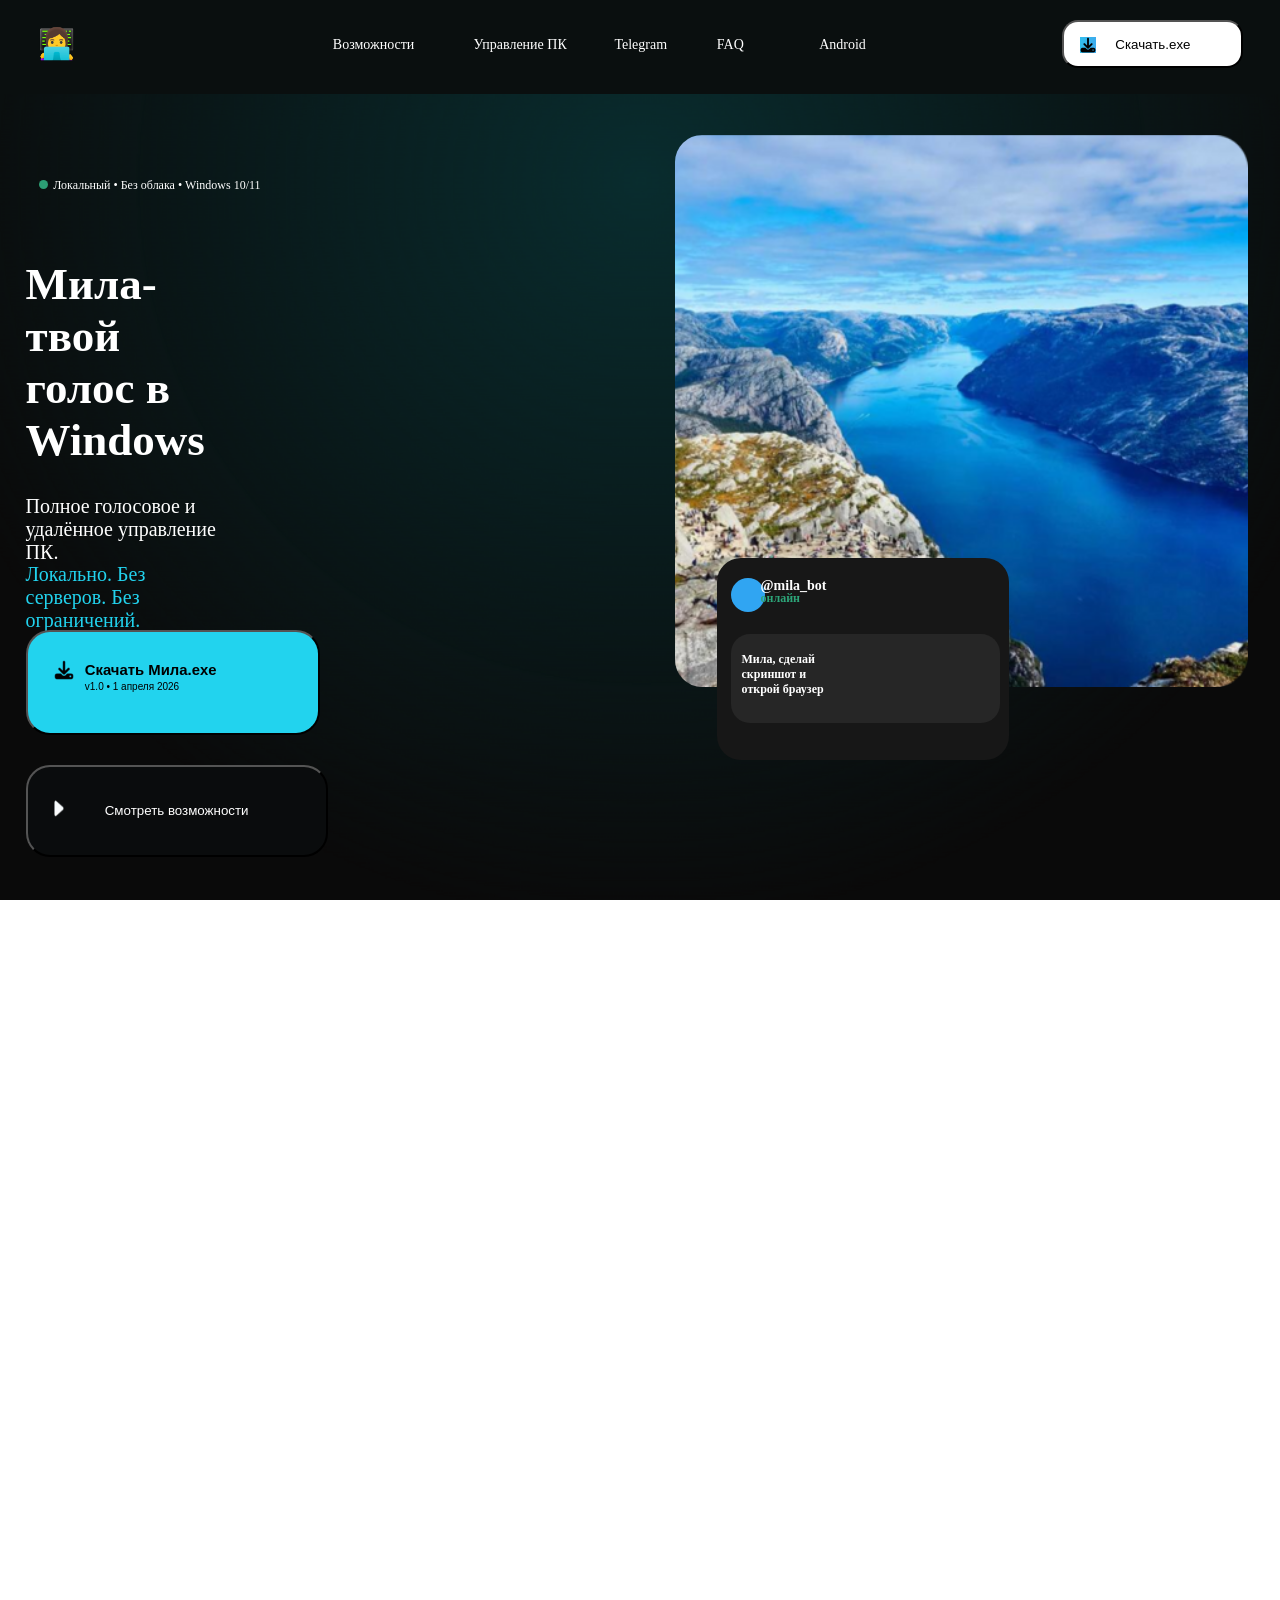
<file: index.html>
<!DOCTYPE html>
<html lang="ru">

<head>
    <meta charset="UTF-8">
    <meta name="viewport" content="width=device-width, initial-scale=1.0">
    <title>Мила</title>
    <link rel="stylesheet" href="style.css">
</head>

<body>
    <div id="first">
        <header>
            <p id="logo">👩‍💻</p>
            <p id="oportunity">Возможности</p>
            <p id="pc_manage">Управление ПК</p>
            <p id="telegram">Telegram</p>
            <!-- <p id="security">Безопаснсть</p> -->
            <p id="FAQ">FAQ</p>
            <p id="Android">Android</p>
            <button id="btn_1">
                <img id="download_image" src="download_image.png" alt="">
                <p>Скачать.exe</p>
            </button>
        </header>
        <div id="elem1">
            <div id="round1"></div>
            <p id="p1">Локальный • Без облака • Windows 10/11</p>
        </div>
        <h1 id="h1_1">Мила- твой голос в Windows</h1>
        <p id="p2">Полное голосовое и удалённое управление ПК.</p>
        <p id="p3">Локально. Без серверов. Без ограничений.</p>
        <button id="btn_2">
            <img id="download_image2" src="download_image2.png" alt="">
            <p id="btn_2_p1">Скачать Мила.exe</p>
            <p id="btn_2_p2">v1.0 • 1 апреля 2026</p>
        </button>
        <button id="btn_3">
            <img id="play" src="play.png" alt="">
            <p style="color: white;">Смотреть возможности</p>
        </button>
        <div id="img1">
            <img id="img1_img" src="img_div_back.png" alt="">

        </div>

        <div id="elem2">
            <div id="round2"></div>
            <p id="elem2_p1">@mila_bot</p>
            <p id="elem2_p2">онлайн</p>
            <div id="elem3">
                <p id="elem3_p1">Мила, сделай <br> скриншот и <br>  открой браузер</p>
            </div>
        </div>
    </div>
    <div class="second">
        <div id="elem4">
            <p id="p4">ЛОКАЛЬНЫЙ ИИ</p>
        </div>
        <h1 id="h1_2">Что такое Мила?</h1>
        <p id="p5">Полностью локальный голосовой ассистент для Windows 10 и 11.
            Никаких облачных серверов. Всё работает на твоём компьютере.</p>
        <p id="p6">✓</p>
        <p id="p7">✓</p>
        <p id="p8">✓</p>
        <h3 id="h3_1">Голосовое распознавание <br> speech_recognition + pyttsx3</h3>
        <h3 id="h3_2">Интеграция с ChatGPT <br> локальный диалог (API-ключ у тебя)</h3>
        <h3 id="h3_3">Telegram-бот <br> управление ПК даже когда ты далеко</h3>
        <div id="elem5">
            <p id="elem5_p1">🎤</p>
            <h3 id="elem5_h3_1">Говори — и ПК <br> слушается</h3>
            <p id="elem5_p2">Горячая клавиша, автозапуск, <br> работа в фоне 24/7</p>
        </div>
        <div id="elem6">
            <p id="elem6_p1">📡</p>
            <h3 id="elem6_h3_1">Полный контроль <br> через Telegram</h3>
            <p id="elem6_p2">Просмотр экрана, клики <br> мышью, команды</p>
        </div>
    </div>
    <div id="third" class="third" id="third">
        <h3 id="h3_4">ГОЛОСОВЫЕ КОМАНДЫ</h3>
        <h1 id="h1_3">Что Мила умеет голосом</h1>
        <div id="elem7">
            <p id="elem7_p1">💬</p>
            <h3 id="h3_5">Диалог и ИИ</h3>
            <div id="round3"></div><p id="elem7_p2">Ответы на любые вопросы</p>
            <div id="round4"></div><p id="elem7_p3">Поддержка длинных бесед</p>
            <div id="round5"></div><p id="elem7_p4">Своё имя ассистента и <br> пользователя</p>
        </div>
        <div id="elem8">
            <p id="elem8_p1">🔥</p>
            <h3 id="h3_6">Диалог и ИИ</h3>
            <div id="round6"></div><p id="elem8_p2">Настраиваемая горячая клавиша</p>
            <div id="round7"></div><p id="elem8_p3">Автозапуск с Windows</p>
            <div id="round8"></div><p id="elem8_p4">Работает в фоне</p>
        </div>
        <div id="elem9">
            <p id="elem9_p1">⚡</p>
            <h3 id="h3_7">Мгновенный отклик</h3>
            <div id="round10"></div><p id="elem9_p2">Мила реагирует за доли секунды. Никаких <br> задержек облачных сервисов.</p>
        </div>
    </div>
    <div id="fourth" class="fourth" id="fourth">
        <h3 id="h3_8">ПОЛНЫЙ КОНТРОЛЬ</h3>
        <h1 id="h1_4">Управление Windows голосом</h1>
        <div id="elem10">
            <h2 id="h2_1">Системные команды</h2>
            <div id="elem10_1"><h2>Выключить ПК</h2></div><div id="elem10_2"><h2>Перезагрузить</h2></div>
            <div id="elem10_3"><h2>Режим сна</h2></div><div id="elem10_4"><h2>Закрыть все окна</h2></div>
            <div id="elem10_5"><h2>Скриншот экрана</h2></div><div id="elem10_6"><h2>Скриншот экрана</h2></div>
        </div>
        <div id="elem11">
            <h2 id="h2_2">Управление звуком</h2>
            <div id="elem11_1"><h2>Громче</h2></div><div id="elem11_2"><h2>Тише</h2></div>
            <div id="elem11_3"><h2 style="padding-top: 7.5%;">Выключить звук</h2></div>
            <div id="elem11_5"><h2 style="padding-top: 7.5%;">Включить звук</h2></div>
        </div>
        <div id="elem12">
            <h2 id="h2_3">Ввод и клавиатура</h2>           
            <h2 id="h2_5">Написать любой текст</h2>
            <h2 id="h2_6">Эмуляция клавиш (Win + R, Alt <br> + F4 и т.д.)</h2>
            <h2 id="h2_7">Открыть приложения по номеру (Win+1…9)</h2>
            
        </div>
        <div id="elem13">
            <h2 id="h2_4">Браузер и видео</h2>
            <h2 id="h2_8">Новая вкладка • Поиск Google</h2>
            <h2 id="h2_9">Поиск YouTube • Пауза/ <br> воспроизведение</h2>
            <h2 id="h2_10">Закрыть вкладку</h2>
        </div>
    </div>
    <div class="fivth" id="fivth">
        <img id="img2" src="glasses.png" alt="">
        <h3 id="h3_9">ДАЖЕ КОГДА ТЫ НЕ ДОМА</h3>
        <h1 id="h1_5">Дистанционное <br> управление через <br> Telegram</h1>
        <div class="emodji1">📸</div><p class="emodjp1">Просмотр экрана в реальном времени <br>Получай скриншоты и видео с экрана</p>
        <div class="emodji2">🖱️</div><p class="emodjp2">Клик мышью прямо в чате <br>Нажимай на изображение экрана</p>
        <div class="emodji3">⚙️</div><p class="emodjp3">Все команды голосового ассистента <br>Открывай приложения, выключай ПК и т.д.</p>
        <h2 id="h2_11">Смотреть схему работы →</h2>
    </div>
    <div class="sixth">
        <h1 id="h1_6">Красивый <br> интерфейс на <br> customtkinter</h1>
        <p id="p9">API-ключ ChatGPT</p>
        <p id="p10">Токен Telegram-бота</p>
        <p id="p11">Горячая клавиша и автозапуск</p>
        <img id="img3" src="phone.png" alt="">
    </div>
    <div class="seventh">
        <h1 id="h1_7">Технические характеристики</h1>
            <div id="elem14">
                <p id="elem14_p1">🪟</p>
                <p id="elem14_p2">Windows 10 / 11</p>
                <p id="elem14_p3">64-bit</p>
            </div>
            <div id="elem15">
                <p id="elem15_p1">🐍</p>
                <p id="elem15_p2">Python → .exe</p>
                <p id="elem15_p3">PyInstaller</p>
            </div>
            <div id="elem16">
                <p id="elem16_p1">📦</p>
                <p id="elem16_p2">Размер: 48 МБ</p>
                <p id="elem16_p3">Минимальные требования</p>
            </div> 
        </div>
            <div class="eighth">
                <h1 id="h1_8">Что будет дальше</h1>
                <div id="elem17"><p>Расширенный ИИ <br> (локальные модели)</p></div>
                <div id="elem18"><p>Поддержка <br> нескольких языков</p></div>
                <div id="elem19"><p>Android  приложение<br>(бета доступна)</p></div>
                 
            </div>
            <div class="ninth" id="ninth">
                <h1 id="h1_9">Часто задаваемые вопросы</h1>
                <p id="p12">Нужно ли подключение к интернету?</p>
                <p id="p13">Только для ChatGPT <br> (если используешь). Всё остальное <br> — полностью оффлайн.</p>
                <p id="p14">Можно ли использовать без Telegram?</p>
                <p id="p15">Да. Telegram — это только <br> дополнительная функция. Голосовое <br> управление работает без него.</p>
                <p id="p16">Безопасно ли давать API-ключ?</p>
                <p id="p17">Ключ хранится только на твоём ПК <br> в config.json. Мы его не видим и не <br> передаём.</p>
            </div>
            <div id="tenth" class="tenth">
                <h1 id="h1_10">Готов управлять <br> компьютером <br> голосом?</h1>
                <button id="btn_4"><div><img id="btn4_img" src="download_image2.png" alt=""><h2 id="h2_12">Скачать Мила.exe</h2></div></button>
                <p id="p18">Версия 1.0 • 1 апреля 2026 • 124 МБ</p>
                <p id="p19">После скачивания запусти файл и следуй инструкциям. Всё займёт меньше минуты.</p>
            </div>
            <section class="android-app" id="android-app">
                <div class="android-app__inner">
                    <div class="android-app__content">
                        <h3 class="android-app__tag">ANDROID ПРИЛОЖЕНИЕ</h3>
                        <h1 class="android-app__title">RemoteControlApp <br> для управления ПК с телефона</h1>
                        <p class="android-app__desc">RemoteControlApp находится в бета-стадии и уже позволяет управлять компьютером через аккаунт прямо со смартфона.</p>
                        <p class="android-app__desc">Подключаешься один раз и дальше отправляешь команды в пару касаний, даже когда не находишься рядом с ПК.</p>

                        <div class="android-app__actions">
                            <button id="android_btn_download" class="android-app__btn android-app__btn_primary">Скачать Android-приложение</button>
                            <button id="android_btn_features" class="android-app__btn android-app__btn_secondary">Смотреть возможности</button>
                        </div>
                    </div>

                    <div class="android-app__grid">
                        <div class="android-app__card">
                            <h2>Преимущества</h2>
                            <ul>
                                <li>Выключение, сон и перезагрузка ПК.</li>
                                <li>Получение скриншота с ПК.</li>
                                <li>Быстрый переход к удаленному доступу.</li>
                                <li>Управление через аккаунт.</li>
                            </ul>
                        </div>

                        <div class="android-app__card">
                            <h2>Как это работает</h2>
                            <ol>
                                <li>Войти в аккаунт.</li>
                                <li>Подключить ПК.</li>
                                <li>Отправлять команды с телефона.</li>
                            </ol>
                        </div>

                        <div class="android-app__card android-app__card_faq">
                            <h2>FAQ</h2>
                            <div class="android-app__faq-item">
                                <h4 id="AndroiFaq_h4_1">Нужен ли один и тот же аккаунт на ПК и телефоне?</h4>
                                <p style="opacity: 0;" id="AndroiFaq_p1">Да, вход в один аккаунт связывает устройство и компьютер.</p>
                            </div>
                            <div class="android-app__faq-item">
                                <h4 id="AndroiFaq_h4_2">Можно ли использовать приложение в бета-режиме каждый день?</h4>
                                <p style="opacity: 0;" id="AndroiFaq_p2">Да, основные функции уже доступны, обновления выходят по мере тестирования.</p>
                            </div>
                            <div class="android-app__faq-item">
                                <h4 id="AndroiFaq_h4_3">Работает ли удаленное управление без локальных сетевых настроек?</h4>
                                <p style="opacity: 0;" id="AndroiFaq_p3">Да, приложение использует авторизацию аккаунта и не требует ручной публикации IP в интерфейсе.</p>
                            </div>
                        </div>

                        <div class="android-app__card android-app__card_security">
                            <h2>Безопасность</h2>
                            <p>Работа через аккаунт с контролем сессий и подтверждением доступа.</p>
                            <p>Локальные IP-адреса не публикуются в пользовательском интерфейсе.</p>
                        </div>
                    </div>
                </div>
            </section>
            <footer>
        <p id="footer_logo">👩‍💻</p>   
        <h3 id="footer_mila">Мила</h3>    
        <p id="footer_github">GitHub</p>
        <p id="footer_telegram">Telegram-канал</p>
        <p id="footer_support">Поддержка</p>
</footer>
<script src="script.js"></script>
</body>

</html>
</file>
<file: style.css>
* {
    padding: 0;
    margin: 0;
}

html,
body {
    height: 100%;
    overflow-y: auto;
    scrollbar-width: none;
    -ms-overflow-style: none;
}

html::-webkit-scrollbar,
body::-webkit-scrollbar {
    width: 0;
    height: 0;
    display: none;
}

body {
    min-height: 100vh;
}

#first {
    position: relative;
    height: 100vh;
    min-height: 100vh;
    width: 100%;
    overflow: hidden;
    background-image: url('back1_new.png');
    background-repeat: no-repeat;
    background-position: center;
    background-size: cover;
    background-attachment: fixed;
}

header {
    background-color: #0A0F0F;
    width: 100%;
    height: 94px;
    position: relative;
}

#logo {
    position: absolute;
    /*left: 31px;*/
    left: 3%;
    top: 26px;
    width: 37px;
    height: 37px;
    font-size: 30px;
}

#oportunity {
    position: absolute;
    /* left: 327px;*/
    left: 26%;
    top: 37px;
    width: 95px;
    height: 17px;
    font-size: 14px;
    color: white;
    font-weight: 600px;
}

#pc_manage {
    position: absolute;
    /*left: 461px;*/
    left: 37%;
    top: 37px;
    width: 109px;
    height: 17px;
    font-size: 14px;
    color: white;
    font-weight: 600px;
}

#telegram {
    position: absolute;
    /*left: 609px;*/
    left: 48%;
    top: 37px;
    width: 62px;
    height: 17px;
    font-size: 14px;
    color: white;
    font-weight: 600px;
}

#FAQ {
    position: absolute;
    /*left: 711px;*/
    left: 56%;
    top: 37px;
    width: 97px;
    height: 17px;
    font-size: 14px;
    color: white;
    font-weight: 600px;
}
#Android {
    position: absolute;
    /*left: 711px;*/
    left: 64%;
    top: 37px;
    width: 97px;
    height: 17px;
    font-size: 14px;
    color: white;
    font-weight: 600px;
}
/* #FAQ {
    position: absolute;
    /*left: 847px;*/
    /* left: 67%;
    top: 37px; */
    /* width: 28px;
    height: 17px;
    font-size: 14px;
    color: white;
    font-weight: 600px; */
/*} */

#btn_1 {
    position: absolute;
    /*right: 37px;*/
    left: 83%;
    top: 20px;
    width: 181px;
    height: 48px;
    background-color: white;
    border-radius: 16px;
}

#download_image {
    position: absolute;
    left: 1080px;
    top: 15px;
    left: 16px;
    height: 16px;
}


/* div{
    background-color: aqua;
    /* width: 1920px;
    height: 872px; 
    width: 100%;
    height: 100%;
}
#check_width{
    width: auto;
    height: 100%;
} */
#back_1 {
    left: 100%;
    height: 100%;
}

#elem1 {
    position: absolute;
    left: 2%;
    top: 18%;
    width: 27%;
    height: 5%;
    border-radius: 50px;
    background-color: 16292A;
}

#round1 {
    position: absolute;
    left: 4%;
    top: 18px;
    width: 9px;
    height: 9px;
    border-radius: 50px;
    background-color: #2C9D74;
}

#p1 {
    position: absolute;
    left: 8%;
    top: 16px;
    font-size: 12px;
    font-weight: 300;
    color: white;
}

#h1_1 {
    position: absolute;
    left: 2%;
    top: 28.7%;
    width: 13.5%;
    height: auto;
    font-size: 45px;
    color: white;
}

#p2 {
    position: absolute;
    left: 2%;
    top: 55%;
    width: 15%;
    height: auto;
    color: white;
    font-size: 20px;
    font-weight: 300;
}

#p3 {
    position: absolute;
    left: 2%;
    top: 62.5%;
    width: 14%;
    height: auto;
    font-size: 20px;
    font-weight: 300;
    color: #22D3EE;
}

#btn_2 {
    position: absolute;
    left: 2%;
    top: 70%;
    width: 23%;
    height: 11.7%;
    background-color: #22D3EE;
    border-radius: 24px;
}

#download_image2 {
    position: absolute;
    left: 9%;
    top: 27.6%;
    width: 7%;
    height: auto;
}

#btn_2_p1 {
    position: absolute;
    left: 19.7%;
    top: 29.6%;
    color: black;
    font-size: 111.5%;
    font-weight: 600;
}

#btn_2_p2 {
    position: absolute;
    left: 19.7%;
    top: 48.2%;
    color: black;
    font-size: 10px;
    font-weight: 300;
}

#btn_3 {
    position: absolute;
    /*right: 37px;*/
    left: 2%;
    top: 85%;
    width: 23.6%;
    height: 10.2%;
    background-color: #0A0C0D;
    border-radius: 24px;
}

#play {
    position: absolute;
    left: 8.7%;
    top: 37.5%;
    width: 3.6%;
    height: 19.1%;
}

#img1 {
    position: absolute;
    left: 52.7%;
    top: 15%;
    width: 44.8%;
    height: 61.3%;
    border-radius: 27px;
    overflow: hidden;
}

#img1_img {
    position: absolute;
    right: 0;
    top: 50%;
    height: 100%;
    width: auto;
    transform: translateY(-50%);
    display: block;
}

#elem2 {
    position: absolute;
    left: 56%;
    top: 62%;
    width: 22.8%;
    height: 22.4%;
    background-color: #171717;
    border-radius: 24px;
}

#round2 {
    position: absolute;
    left: 4.8%;
    top: 9.7%;
    width: 34px;
    height: 34px;
    border-radius: 50px;
    background-color: #30A5F2;
}

#elem2_p1 {
    position: absolute;
    left: 15%;
    top: 9.7%;
    font-size: 14px;
    color: white;
    font-weight: 600;
}

#elem2_p2 {
    position: absolute;
    left: 15%;
    top: 16.5%;
    font-size: 12px;
    color: #2DA579;
    font-weight: 600;
}

#elem3 {
    position: absolute;
    left: 4.8%;
    top: 37.5%;
    width: 92.1%;
    height: 44.375%;
    background-color: #262626;
    border-radius: 19px;
}

#elem3_p1 {
    position: absolute;
    left: 4%;
    top: 20.8%;
    width: 39.2%;
    height: auto;
    font-size: 12px;
    color: white;
    font-weight: 600;
}

.second {
    position: relative;
    width: 100vw;
    height: 100vh;
    background-color: #171717;
}

#elem4 {
    position: absolute;
    left: 2.5%;
    top: 14.3%;
    width: 12.6%;
    height: 4.5%;
    background-color: #232323;
    border-radius: 16px;
}

#p4 {
    position: absolute;
    left: 6.6%;
    top: 20%;
    width: auto;
    height: auto;
    font-size: 13px;
    font-weight: 300;
    color: #22D3EE;
}

#h1_2 {
    position: absolute;
    left: 2.5%;
    top: 22.2%;
    width: 10%;
    height: auto;
    font-size: 34px;
    color: white;
}

#p5 {
    position: absolute;
    left: 2.5%;
    top: 36%;
    width: 17.5%;
    height: auto;
    font-size: 22px;
    font-weight: 300;
    color: white;
}

#p6,
#p7,
#p8 {
    position: absolute;
    left: 2.5%;
    width: auto;
    height: auto;
    font-size: 15px;
    color: #22D3EE;
}

#p6 {
    top: 60.4%;
}

#p7 {
    top: 70.2%;
}

#p8 {
    top: 80%;
}

#h3_1,
#h3_2,
#h3_3 {
    position: absolute;
    left: 4.9%;
    height: auto;
    font-size: 15px;
    color: white;
}

#h3_1 {
    top: 60.395%;
    width: auto;
    line-height: 20px;
}

#h3_2 {
    top: 70.195%;
    width: auto;
    line-height: 20px;

}

#h3_3 {
    top: 79.995%;
    width: auto;
    line-height: 20px;
}

#elem5 {
    position: absolute;
    left: 44.3%;
    top: 31.6%;
    width: 25.9%;
    height: 37.3%;
    color: white;
    background-color: #222222;
    border-radius: 25px;
}

#elem6 {
    position: absolute;
    left: 72.3%;
    top: 31.6%;
    width: 25.9%;
    height: 37.3%;
    color: white;
    background-color: #222222;
    border-radius: 25px;
}

#elem5_p1 {
    position: absolute;
    left: 12.9%;
    top: 11.7%;
    width: auto;
    height: auto;
    font-size: 55px;
}

#elem5_h3_1 {
    position: absolute;
    left: 12.5%;
    top: 44.5%;
    width: auto;
    height: auto;
    font-size: 23px;
}

#elem5_p2 {
    position: absolute;
    left: 12.5%;
    top: 72.3%;
    width: auto;
    height: auto;
    font-size: 15px;
}

#elem6_p1 {
    position: absolute;
    left: 15%;
    top: 11.7%;
    width: auto;
    height: auto;
    font-size: 55px;
}

#elem6_h3_1 {
    position: absolute;
    left: 14.5%;
    top: 44.5%;
    width: auto;
    height: auto;
    font-size: 23px;
}

#elem6_p2 {
    position: absolute;
    left: 14.5%;
    top: 72.3%;
    width: auto;
    height: auto;
    font-size: 15px;
}

.third {
    position: relative;
    width: 100vw;
    height: 100vh;
    background-color: #0A0A0A;
}

#h3_4 {
    position: relative;
    text-align: center;
    padding-top: 7.5%;
    color: #21CAE4;
    font-size: 15px;
}

#h1_3 {
    position: relative;
    text-align: center;
    padding-top: 3.2%;
    color: white;
}

#elem7 {
    position: absolute;
    left: 2.5%;
    top: 36%;
    width: 30%;
    height: 47.8%;
    background-color: #171717;
    color: white;
    border-radius: 26px;
}

#elem8 {
    position: absolute;
    left: 35%;
    top: 36%;
    width: 30%;
    height: 47.8%;
    background-color: #171717;
    color: white;
    border-radius: 26px;
}

#elem9 {
    position: absolute;
    right: 2.5%;
    top: 36%;
    width: 30%;
    height: 47.8%;
    background-color: #171717;
    color: white;
    border-radius: 26px;
}

#elem7_p1 {
    position: absolute;
    left: 8.4%;
    top: 10.4%;
    width: auto;
    height: auto;
    font-size: 52px;
}

#h3_5 {
    position: absolute;
    left: 8.4%;
    top: 37.7%;
    width: auto;
    height: auto;
    font-size: 22px;
}

#round3,
#round4,
#round5 {
    position: absolute;
    left: 9%;
    width: 6px;
    height: 6px;
    border-radius: 50px;
    background-color: #22D3EE;
}

#round3 {
    top: 52.5%;
}

#round4 {
    top: 65.1%;
}

#round5 {
    top: 77.7%;
}

#elem7_p2,
#elem7_p3,
#elem7_p4 {
    position: absolute;
    left: 12.5%;
    width: auto;
    height: auto;
    font-size: 14px;
    font-weight: 300px;
}

#elem7_p2 {
    top: 52.2%;
}

#elem7_p3 {
    top: 64.4%;
}

#elem7_p4 {
    top: 75.5%;
}

#elem8_p1 {
    position: absolute;
    left: 8.4%;
    top: 10.4%;
    width: auto;
    height: auto;
    font-size: 52px;
}

#h3_6 {
    position: absolute;
    left: 8.4%;
    top: 37.7%;
    width: auto;
    height: auto;
    font-size: 22px;
}

#round6,
#round7,
#round8 {
    position: absolute;
    left: 9%;
    width: 6px;
    height: 6px;
    border-radius: 50px;
    background-color: #22D3EE;
}

#round6 {
    top: 52.5%;
}

#round7 {
    top: 65.1%;
}

#round8 {
    top: 77.7%;
}

#elem8_p2,
#elem8_p3,
#elem8_p4 {
    position: absolute;
    left: 12.5%;
    width: auto;
    height: auto;
    font-size: 14px;
    font-weight: 300px;
}

#elem8_p2 {
    top: 52.2%;
}

#elem8_p3 {
    top: 64.4%;
}

#elem8_p4 {
    top: 76.6%;
}

#elem9_p1 {
    position: absolute;
    left: 8.4%;
    top: 10.4%;
    width: auto;
    height: auto;
    font-size: 52px;
}

#h3_7 {
    position: absolute;
    left: 8.4%;
    top: 37.7%;
    width: auto;
    height: auto;
    font-size: 22px;
}

#elem9_p2 {
    position: absolute;
    left: 12.5%;
    width: auto;
    height: auto;
    font-size: 14px;
    font-weight: 300px;
}

#elem9_p2 {
    top: 51%;
}

#round10 {
    position: absolute;
    left: 9%;
    width: 6px;
    height: 6px;
    border-radius: 50px;
    background-color: #22D3EE;
    top: 52.5%;
}

.fourth {
    position: relative;
    width: 100vw;
    height: 100vh;
    background-color: #171717;
}
#h3_8{
    position: relative;
    text-align: center;
    padding-top: 5%;
    color: #21CAE4;
    font-size: 15px;
}
#h1_4{
    position: relative;
    text-align: center;
    padding-top: 3.1%;
    color: white;
    font-size: 40px;
}
#elem10,#elem11,#elem12,#elem13{
    position: absolute;
    top: 35.6%;
    width: 22%;
    height: 49.9%;
    background-color: #262626;
    color: white;
    border-radius: 25px;
}
#elem10 h2,#elem11 h2,#elem12 h2,#elem13 h2{
    font-size: 11.2px;
}
#elem10 h2,#elem11 h2{
    text-align: center;
padding-top:12%;
}
#elem10{
    left: 2.5%;
}
#elem11{
    left: 27%;
}
#elem12{
    left: 51.3%;  
}
#elem13{
    left: 75.8%;
}
#h2_1, #h2_2{
    text-align: center;
    padding-top: 9.9%;
}
#h2_3, #h2_4{
    position: absolute;
    /* padding-left: 12.3%;    */
    /* padding-top: 9.9%; */
    left: 12.3%;
    top: 9.9%;
}
#elem10_1{
    position: absolute;
    left: 13.7%;
    top: 28.9%;
    background-color: #171717;
    width: 28.2%;
    height: 9.1%;
    border-radius: 17px;
}
#elem10_2{
    position: absolute;
    left: 53.4%;
    top: 28.9%;
    background-color: #171717;
    width: 30%;
    height: 9.1%;
    border-radius: 17px;
}
#elem10_3{
    position: absolute;
    left: 13.7%;
    top: 45%;
    background-color: #171717;
    width: 28.2%;
    height: 9.1%;
    border-radius: 17px;
}
#elem10_4{
    position: absolute;
    left: 53.4%;
    top: 45%;
    background-color: #171717;
    width: 30%;
    height: 9.1%;
    border-radius: 17px;
}
#elem10_5{
    position: absolute;
    left: 13.7%;
    top: 59.4%;
    background-color: #171717;
    width: 28.2%;
    height: 9.1%;
    border-radius: 17px;
}
#elem10_6{
    position: absolute;
    left: 53.4%;
    top: 59.4%;
    background-color: #171717;
    width: 30%;
    height: 9.1%;
    border-radius: 17px;
}
#elem11_1{
    position: absolute;
    left: 13.7%;
    top: 28.9%;
    background-color: #171717;
    width: 36.5%;
    height: 9.1%;
    border-radius: 17px;
}
#elem11_2{
    position: absolute;
    left: 53.4%;
    top: 28.9%;
    background-color: #171717;
    width: 36.5%;
    height: 9.1%;
    border-radius: 17px;
}
#elem11_3{
    position: absolute;
    left: 13.7%;
    top: 45%;
    background-color: #171717;
    width: 58.5%;
    height: 9.1%;
    border-radius: 17px;
}
#elem11_5{
    position: absolute;
    left: 13.7%;
    top: 59.4%;
    background-color: #171717;
    width: 58.5%;
    height: 9.1%;
    border-radius: 17px;
}
#h2_5{ 
    position: absolute;
    left: 12.3%;
    top: 28.9%;
}
#h2_6{ 
    position: absolute;
    left: 12.3%;
    top: 45%;
}
#h2_7{ 
    position: absolute;
    left: 12.3%;
    top: 59.4%;
}
#h2_8{ 
    position: absolute;
    left: 12.3%;
    top: 28.9%;
}
#h2_9{ 
    position: absolute;
    left: 12.3%;
    top: 45%;
}
#h2_10{ 
    position: absolute;
    left: 12.3%;
    top: 59.4%;
}
.fivth {
    position: relative;
    width: 100vw;
    height: 100vh;
    background-color: #0A0B0B;
}
#img2{
    position: absolute;
    left: 2.5%;
    top: 20.4%;
    width: auto;
    height: 59.5%;
    border-radius: 28px;
}
#h3_9{
    position: absolute;
    left: 61%;
    top: 15.5%;
    font-size: 12px;
    color: #C084FC;
    width: auto;
    height: auto;
}
#h1_5{
    position: absolute;
    left: 61%;
    top: 21.9%;
    width: auto;
    height: auto;
    color: white;
    font-size: 39px;
}
.emodji1{
    position: absolute;
    left: 62%;
    top: 48.2%;
    font-size: 45px;
}
.emodji2{
    position: absolute;
    left: 62%;
    top: 58.4%;
    font-size: 45px;
}
.emodji3{
    position: absolute;
    left: 62%;
    top: 68.6%;
    font-size: 45px;
}
.emodjp1{
    position: absolute;
    left: 68.2%;
    top: 49.5%;
    width: auto;
    height: auto;
    color: white;
    font-size: 15px;
}
.emodjp2{
    position: absolute;
    left: 68.2%;
    top: 59.7%;
    width: auto;
    height: auto;
    color: white;
    font-size: 15px;
}
.emodjp3{
    position: absolute;
    left: 68.2%;
    top: 69.9%;
    width: auto;
    height: auto;
    color: white;
    font-size: 15px;
}
#h2_11{
    position: absolute;
    left: 61%;
    top: 83%;
    width: auto;
    height: auto;
    color: #2EC1ED;
    font-size: 15px;
}
.sixth{
    position: relative;
    width: 100vw;
   height: 73%;
    background-color: #0A0A0A;
}
#h1_6{
    position: absolute;
    left: 2.5%;
    top: 14.5%;
    width: auto;
    height: auto;
    color: white;
    font-size: 36px;
}
#p9{
    position: absolute;
    left: 2%;
    top: 44.7%;
    width: auto;
    height: auto;
    color: white;
    font-size: 15px;
}
#p10{
    position: absolute;
    left: 2%;
    top: 53.1%;
    width: auto;
    height: auto;
    color: white;
    font-size: 15px;
}
#p11{
    position: absolute;
    left: 2%;
    top: 61.3%;
    width: auto;
    height: auto;
    color: white;
    font-size: 15px;
}
#img3{
    position: absolute;
    left: 55%;
    top: 7.3%;
    width: auto;
    height: 60%;
}

.android-app {
    position: relative;
    width: 100vw;
    background-color: #171717;
    padding: 5% 2.5% 6%;
    box-sizing: border-box;
}

.android-app__inner {
    width: 100%;
    max-width: 1280px;
    margin: 0 auto;
}

.android-app__content {
    margin-bottom: 2.8%;
}

.android-app__tag {
    color: #22D3EE;
    font-size: 14px;
    letter-spacing: 0.08em;
    margin-bottom: 12px;
}

.android-app__title {
    color: white;
    font-size: 42px;
    line-height: 1.15;
    margin-bottom: 18px;
}

.android-app__desc {
    color: white;
    font-size: 16px;
    line-height: 1.5;
    max-width: 820px;
    margin-bottom: 10px;
}

.android-app__actions {
    display: flex;
    gap: 14px;
    margin-top: 24px;
    flex-wrap: wrap;
}

.android-app__btn {
    border-radius: 16px;
    font-size: 15px;
    font-weight: 600;
    padding: 14px 22px;
    cursor: pointer;
}

.android-app__btn_primary {
    background-color: #22D3EE;
    color: #0A0F0F;
    border: 0;
}

.android-app__btn_secondary {
    background-color: #0A0C0D;
    color: white;
    border: 1px solid #2C2C2C;
}

.android-app__grid {
    display: grid;
    grid-template-columns: repeat(2, minmax(280px, 1fr));
    gap: 16px;
}

.android-app__card {
    background-color: #0A0A0A;
    border: 1px solid #262626;
    border-radius: 20px;
    padding: 22px;
}

.android-app__card h2 {
    color: white;
    font-size: 24px;
    margin-bottom: 14px;
}

.android-app__card ul,
.android-app__card ol {
    padding-left: 20px;
}

.android-app__card li {
    color: white;
    font-size: 15px;
    line-height: 1.6;
    margin-bottom: 8px;
}

.android-app__faq-item {
    margin-bottom: 14px;
}

.android-app__faq-item h4 {
    color: white;
    font-size: 16px;
    margin-bottom: 4px;
}

.android-app__faq-item p,
.android-app__card_security p {
    color: #CFCFCF;
    font-size: 14px;
    line-height: 1.5;
}

.android-app__card_security {
    border-color: #2C9D74;
}

@media (max-width: 1024px) {
    .android-app {
        padding-top: 7%;
        padding-bottom: 8%;
    }

    .android-app__title {
        font-size: 34px;
    }

    .android-app__grid {
        grid-template-columns: 1fr;
    }
}

@media (max-width: 640px) {
    .android-app__title {
        font-size: 28px;
    }

    .android-app__desc {
        font-size: 15px;
    }

    .android-app__actions {
        flex-direction: column;
        gap: 10px;
        margin-top: 16px;
    }

    .android-app__btn {
        width: 100%;
        text-align: center;
    }

    .android-app__card {
        padding: 18px;
    }
}

.seventh{
    position: relative;
    width: 100vw;
    height: 50%;
    background-color: #171717;
}
#h1_7{
    position: relative;
    text-align: center;
    padding-top: 3%;
    color: white;
    font-size: 40px;
}
#elem14{
    position: absolute;
    left: 20.7%;
    top: 45.5%;
    width: 9.2%;
    height: 29%;
}
#elem14_p1{
    position: relative;
    text-align: center;
    font-size: 55px;
    color: white;
}
#elem14_p2{
    position: relative;
    text-align: center;
    padding-top: 10%;
    font-size: 15px;
    color: white;
}
#elem14_p3{
    position: relative;
    text-align: center;
    padding-top: 2.5%;
    font-size: 12px;
    color: white;

}
#elem15{
    position: absolute;
    left: 46.1%;
    top: 45.5%;
    width: 8.4;
    height: 29%;
}
#elem15_p1{
    position: relative;
    text-align: center;
    font-size: 55px;
    color: white;
}
#elem15_p2{
    position: relative;
    text-align: center;
    padding-top: 10%;
    font-size: 15px;
    color: white;
}
#elem15_p3{
    position: relative;
    text-align: center;
    padding-top: 2.5%;
    font-size: 12px;
    color: white;

}
#elem16{
    position: absolute;
    left: 68.3%;
    top: 45.5%;
    width: 12.5;
    height: 29%;
}
#elem16_p1{
    position: relative;
    text-align: center;
    font-size: 55px;
    color: white;
}
#elem16_p2{
    position: relative;
    text-align: center;
    padding-top: 10%;
    font-size: 15px;
    color: white;
}
#elem16_p3{
    position: relative;
    text-align: center;
    padding-top: 2.5%;
    font-size: 12px;
    color: white;

}
.eighth{
    position: relative;
    width: 100vw;
    height: 44%;
    background-color: #0A0A0A;
}
#h1_8{
    position: relative;
    text-align: center;
    padding-top: 5%;
    color: white;
}
#elem17{
    position: absolute;
    left: 6.3%;
    top: 53.8%;
    height: auto;
    width: auto;
}
#elem17 p{
    text-align: center;
    color: white;
    font-size: 30px;
}
#elem18{
    position: absolute;
    left: 42%;
    top: 53.8%;
    height: auto;
    width: auto;
}
#elem18 p{
    text-align: center;
    color: white;
    font-size: 30px;
}
#elem19{
    position: absolute;
    right: 6.3%;
    top: 53.8%;
    height: auto;
    width: auto;
}
#elem19 p{
    text-align: center;
    color: white;
    font-size: 30px;
}
.ninth{
    position: relative;
    width: 100wh;
    height: 100vh;
    background-color: #171717;
}
#h1_9{
    position: relative;
    text-align: center;
    padding-top: 7%;
    color: white;
    font-size: 40px;
}
#p12, #p13, #p14, #p15, #p16, #p17{
    position: absolute;
    left: 24.8%;
    width: auto;
    height: auto;
    color: white;
    font-size: 14px;
}
#p12{
    top: 38.7%;
}
#p13{
    top: 45.1%;
}
#p14{
    top: 56.4%;
}
#p15{
    top: 62.9%;
}
#p16{
    top: 74.4%;
}
#p17{
    top:81.1%;
}
.ninth p:nth-child(odd){
    opacity: 0;
}
.tenth{
    position: relative;
    width: 100wh;
    height: 100vh;
    background-color: #0A0A0A;
}
#h1_10{
    position: relative;
    text-align: center;
    padding-top: 7%;
    color: white;
}
footer{
    position: relative;
    width: 100vw;
    height: 23%;
    background-color: #0A0A0A;
}
#footer_logo{
        position: absolute;
    left: 3%;
    top: 65%;
    width: auto;
    height: auto;
    font-size: 30px;
}
#footer_mila{
    position: absolute;
    left: 6.3%;
    top: 65%;
    width: auto;
    height: auto;
    color: white;
    font-size: 29px;
}
footer p{
    position: absolute;
    top: 68%;
      width: auto;
    height: auto;
    color: white;
    font-size: 13px;
}
#footer_github{
    left: 33.7%;
}
#footer_telegram{
    left: 40.5%;
}
#footer_support{
    left: 51.6%;
}
#btn_4{
    position: absolute;
    left: 32.1%;
    top: 47.6%;
    width: 36.1%;
    height: 14.9%;
    border-radius: 24px;
    background-color: #FFFFFF;
}
#p18{
    position: absolute;
    left: 42%;
    top: 66.6%;
    color: white;
}
#p19{
    position: absolute;
    left: 32.9%;
    top: 79.3%;
    color: white;
}

/* ==========================
   Mobile responsive version
   ========================== */
@media (max-width: 768px) {
    *, *::before, *::after {
        box-sizing: border-box;
    }

    html {
        scroll-behavior: smooth;
        overflow-x: hidden;
    }

    body {
        width: 100%;
        overflow-x: hidden;
        background: #0A0A0A;
        color: #fff;
        font-family: Arial, Helvetica, sans-serif;
    }

    img {
        max-width: 100%;
        height: auto;
    }

    button, p, h1, h2, h3, li {
        font-family: inherit;
    }

    header {
        position: fixed;
        top: 0;
        left: 0;
        z-index: 1000;
        height: 68px;
        padding: 0 16px;
        display: flex;
        align-items: center;
        justify-content: space-between;
        background: rgba(10, 15, 15, 0.94);
        backdrop-filter: blur(14px);
    }

    #logo {
        position: static;
        width: auto;
        height: auto;
        font-size: 30px;
        line-height: 1;
    }

    #oportunity,
    #pc_manage,
    #telegram,
    #FAQ,
    #Android {
        display: none;
    }

    #btn_1 {
        position: static;
        width: auto;
        min-width: 136px;
        height: 42px;
        padding: 0 14px;
        border: 0;
        border-radius: 14px;
        display: flex;
        align-items: center;
        justify-content: center;
        gap: 8px;
        font-size: 13px;
        font-weight: 700;
        cursor: pointer;
    }

    #download_image {
        position: static;
        width: 16px;
        height: 16px;
    }

    #first,
    .second,
    .third,
    .fourth,
    .fivth,
    .sixth,
    .seventh,
    .eighth,
    .ninth,
    .tenth,
    .android-app,
    footer {
        position: relative;
        width: 100%;
        min-height: auto;
        height: auto;
        padding: 64px 18px;
        overflow: hidden;
    }

    #first {
        padding-top: 110px;
        background-position: center top;
        background-attachment: scroll;
        min-height: 100vh;
    }

    #elem1,
    #h1_1,
    #p2,
    #p3,
    #btn_2,
    #btn_3,
    #img1,
    #elem2,
    #round1,
    #p1,
    #download_image2,
    #btn_2_p1,
    #btn_2_p2,
    #play,
    #img1_img,
    #round2,
    #elem2_p1,
    #elem2_p2,
    #elem3,
    #elem3_p1 {
        position: static;
    }

    #elem1 {
        width: 100%;
        max-width: 330px;
        min-height: 42px;
        padding: 12px 16px;
        border-radius: 999px;
        background: rgba(22, 41, 42, 0.74);
        display: flex;
        align-items: center;
        gap: 10px;
        margin-bottom: 28px;
    }

    #round1 {
        width: 9px;
        height: 9px;
        flex: 0 0 9px;
        border-radius: 50%;
    }

    #p1 {
        font-size: 12px;
        line-height: 1.35;
    }

    #h1_1 {
        width: 100%;
        max-width: 360px;
        font-size: clamp(40px, 13vw, 58px);
        line-height: 0.96;
        letter-spacing: -1.5px;
        margin-bottom: 22px;
    }

    #p2,
    #p3 {
        width: 100%;
        max-width: 330px;
        font-size: 18px;
        line-height: 1.45;
        margin-bottom: 8px;
    }

    #btn_2,
    #btn_3,
    #btn_4,
    .android-app__btn {
        border: 0;
        cursor: pointer;
        -webkit-tap-highlight-color: transparent;
    }

    #btn_2,
    #btn_3 {
        width: 100%;
        max-width: 350px;
        height: 64px;
        margin-top: 16px;
        border-radius: 20px;
        display: flex;
        align-items: center;
        justify-content: center;
        gap: 10px;
    }

    #download_image2,
    #play {
        width: 18px;
        height: 18px;
    }

    #btn_2_p1,
    #btn_2_p2 {
        display: block;
        text-align: left;
    }

    #btn_2_p1 {
        font-size: 16px;
        line-height: 1.1;
    }

    #btn_2_p2 {
        font-size: 10px;
        opacity: 0.8;
    }

    #btn_3 {
        background: rgba(255,255,255,0.1);
        border: 1px solid rgba(255,255,255,0.16);
    }

    #img1 {
        width: 100%;
        max-width: 390px;
        margin: 34px auto 0;
        border-radius: 28px;
    }

    #img1_img {
        width: 100%;
        border-radius: 28px;
    }

    #elem2 {
        width: 100%;
        max-width: 350px;
        min-height: 118px;
        margin: 20px auto 0;
        padding: 18px;
        border-radius: 24px;
        background: rgba(11, 23, 24, 0.88);
        border: 1px solid rgba(34, 211, 238, 0.18);
        display: grid;
        grid-template-columns: 12px 1fr auto;
        gap: 8px;
        align-items: center;
    }

    #round2 {
        width: 10px;
        height: 10px;
        border-radius: 50%;
    }

    #elem2_p1,
    #elem2_p2,
    #elem3_p1 {
        color: white;
        font-size: 13px;
    }

    #elem2_p2 {
        color: #22D3EE;
        text-align: right;
    }

    #elem3 {
        grid-column: 1 / -1;
	height: 75px;
        padding: 14px;
        border-radius: 16px;
        background: rgba(255,255,255,0.08);
    }

    .second,
    .third,
    .fourth,
    .sixth,
    .eighth,
    .tenth,
    footer {
        background-color: #0A0A0A;
    }

    .fivth,
    .seventh,
    .ninth,
    .android-app {
        background-color: #0E1111;
    }

    #elem4,
    #p4,
    #h1_2,
    #p5,
    #p6,
    #p7,
    #p8,
    #h3_1,
    #h3_2,
    #h3_3,
    #elem5,
    #elem6,
    #h3_4,
    #h1_3,
    #elem7,
    #elem8,
    #elem9,
    #h3_8,
    #h1_4,
    #elem10,
    #elem11,
    #elem12,
    #elem13,
    #img2,
    #h3_9,
    #h1_5,
    .emodji1,
    .emodji2,
    .emodji3,
    .emodjp1,
    .emodjp2,
    .emodjp3,
    #h2_11,
    #h1_6,
    #p9,
    #p10,
    #p11,
    #img3,
    #h1_7,
    #elem14,
    #elem15,
    #elem16,
    #h1_8,
    #elem17,
    #elem18,
    #elem19,
    #h1_9,
    #p12,
    #p13,
    #p14,
    #p15,
    #p16,
    #p17,
    #h1_10,
    #btn_4,
    #p18,
    #p19,
    #footer_logo,
    #footer_mila,
    #footer_github,
    #footer_telegram,
    #footer_support {
        position: static !important;
        width: auto !important;
        height: auto !important;
        left: auto !important;
        right: auto !important;
        top: auto !important;
        bottom: auto !important;
    }

    #elem4 {
        display: inline-flex;
        padding: 8px 14px;
        border-radius: 999px;
        background: rgba(34, 211, 238, 0.12);
        margin-bottom: 18px;
    }

    #p4,
    #h3_4,
    #h3_8,
    #h3_9,
    .android-app__tag {
        color: #22D3EE;
        font-size: 12px;
        letter-spacing: 1.8px;
        text-transform: uppercase;
        margin-bottom: 12px;
    }

    #h1_2,
    #h1_3,
    #h1_4,
    #h1_5,
    #h1_6,
    #h1_7,
    #h1_8,
    #h1_9,
    #h1_10,
    .android-app__title {
        color: #fff;
        font-size: clamp(30px, 9vw, 42px);
        line-height: 1.08;
        letter-spacing: -0.8px;
        text-align: left;
        padding: 0;
        margin-bottom: 20px;
    }

    #p5 {
        color: rgba(255,255,255,0.78);
        font-size: 17px;
        line-height: 1.55;
        margin-bottom: 26px;
    }

    #p6,
    #p7,
    #p8 {
        display: none;
    }

    #h3_1,
    #h3_2,
    #h3_3,
    #elem5,
    #elem6,
    #elem7,
    #elem8,
    #elem9,
    #elem10,
    #elem11,
    #elem12,
    #elem13,
    #elem14,
    #elem15,
    #elem16,
    #elem17,
    #elem18,
    #elem19,
    .android-app__card {
        display: block;
        margin: 14px 0;
        padding: 20px;
        border-radius: 24px;
        background: rgba(255, 255, 255, 0.06);
        border: 1px solid rgba(255, 255, 255, 0.10);
        color: #fff;
    }

    #h3_1::before,
    #h3_2::before,
    #h3_3::before {
        content: '✓ ';
        color: #22D3EE;
    }

    #elem5_p1,
    #elem6_p1,
    #elem7_p1,
    #elem8_p1,
    #elem9_p1,
    #elem14_p1,
    #elem15_p1,
    #elem16_p1 {
        font-size: 30px;
        margin-bottom: 10px;
    }

    #elem5_h3_1,
    #elem6_h3_1,
    #h3_5,
    #h3_6,
    #h3_7,
    #h2_1,
    #h2_2,
    #h2_3,
    #h2_4,
    .android-app__card h2 {
        font-size: 21px;
        line-height: 1.25;
        margin-bottom: 14px;
    }

    #elem5_p2,
    #elem6_p2,
    #elem7 p,
    #elem8 p,
    #elem9 p,
    .android-app__desc,
    .android-app__card li,
    .android-app__card p {
        color: rgba(255,255,255,0.74);
        font-size: 15px;
        line-height: 1.55;
    }

    #round3,
    #round4,
    #round5,
    #round6,
    #round7,
    #round8,
    #round10 {
        display: none;
    }

    #elem7_p2,
    #elem7_p3,
    #elem7_p4,
    #elem8_p2,
    #elem8_p3,
    #elem8_p4,
    #elem9_p2 {
        margin-top: 8px;
    }

    #elem7_p2::before,
    #elem7_p3::before,
    #elem7_p4::before,
    #elem8_p2::before,
    #elem8_p3::before,
    #elem8_p4::before,
    #elem9_p2::before {
        content: '• ';
        color: #22D3EE;
    }

    #elem10 > div,
    #elem11 > div,
    #elem12 > h2:not(#h2_3),
    #elem13 > h2:not(#h2_4) {
        display: block;
        padding: 14px 16px;
        margin: 10px 0 0;
        border-radius: 16px;
        background: rgba(255,255,255,0.07);
    }

    #elem10 h2,
    #elem11 h2,
    #elem12 h2,
    #elem13 h2 {
        font-size: 16px;
        line-height: 1.35;
        padding: 0 !important;
    }

    #img2,
    #img3 {
        display: block;
        margin: 0 auto 28px;
        max-width: 260px;
    }

    .emodji1,
    .emodji2,
    .emodji3 {
        display: inline-flex;
        width: 42px !important;
        height: 42px !important;
        align-items: center;
        justify-content: center;
        border-radius: 14px;
        background: rgba(34,211,238,0.12);
        margin: 12px 12px 8px 0;
        vertical-align: top;
    }

    .emodjp1,
    .emodjp2,
    .emodjp3 {
        display: inline-block;
        width: calc(100% - 62px) !important;
        color: rgba(255,255,255,0.78);
        line-height: 1.45;
        margin: 12px 0 8px;
    }

    #h2_11 {
        display: inline-block;
        margin-top: 24px;
        color: #22D3EE;
        font-size: 18px;
        cursor: pointer;
    }

    #p9,
    #p10,
    #p11 {
        display: block;
        margin: 10px 0;
        padding: 16px 18px;
        border-radius: 18px;
        background: rgba(255,255,255,0.07);
        color: rgba(255,255,255,0.84);
    }

    .seventh {
        display: block;
    }

    #elem14_p2,
    #elem15_p2,
    #elem16_p2 {
        font-size: 20px;
        font-weight: 700;
        margin-bottom: 6px;
    }

    #elem14_p3,
    #elem15_p3,
    #elem16_p3 {
        color: rgba(255,255,255,0.68);
    }

    #elem17,
    #elem18,
    #elem19 {
        min-height: 110px;
        display: flex;
        align-items: center;
        justify-content: center;
        text-align: center;
    }

    #elem17 p,
    #elem18 p,
    #elem19 p {
        font-size: 18px;
        line-height: 1.35;
    }

    #p12,
    #p14,
    #p16 {
        display: block;
        padding: 18px;
        margin-top: 12px;
        border-radius: 18px;
        background: rgba(255,255,255,0.07);
        color: #fff;
        font-weight: 700;
        cursor: pointer;
    }

    #p13,
    #p15,
    #p17 {
        display: block;
        padding: 0 18px;
        max-height: 0;
        overflow: hidden;
        opacity: 0;
        transition: max-height .25s ease, opacity .25s ease, padding .25s ease;
        color: rgba(255,255,255,0.72);
        line-height: 1.5;
    }

    #p13[style*="opacity: 1"],
    #p15[style*="opacity: 1"],
    #p17[style*="opacity: 1"] {
        max-height: 180px;
        padding: 14px 18px 6px;
    }

    #btn_4 {
        width: 100% !important;
        max-width: 350px;
        min-height: 68px;
        margin: 18px 0 14px;
        border-radius: 22px;
        background: #fff;
    }

    #btn_4 > div {
        display: flex;
        align-items: center;
        justify-content: center;
        gap: 10px;
    }

    #btn4_img {
        width: 18px;
        height: 18px;
    }

    #h2_12 {
        font-size: 18px;
        color: #000;
    }

    #p18,
    #p19 {
        color: rgba(255,255,255,0.68);
        line-height: 1.5;
        margin-top: 12px;
    }

    .android-app__inner,
    .android-app__content,
    .android-app__grid {
        display: block;
        width: 100%;
    }

    .android-app__actions {
        display: grid;
        grid-template-columns: 1fr;
        gap: 12px;
        margin: 24px 0;
    }

    .android-app__btn {
        width: 100%;
        min-height: 56px;
        border-radius: 18px;
        font-size: 15px;
        font-weight: 700;
    }

    .android-app__card ul,
    .android-app__card ol {
        padding-left: 20px;
    }

    .android-app__faq-item {
        padding: 14px 0;
        border-bottom: 1px solid rgba(255,255,255,0.08);
    }

    .android-app__faq-item h4 {
        font-size: 16px;
        line-height: 1.35;
        cursor: pointer;
    }

    .android-app__faq-item p {
        margin-top: 8px;
        transition: opacity .2s ease;
    }

    footer {
        padding: 34px 18px;
        display: grid;
        grid-template-columns: auto 1fr;
        gap: 12px 10px;
        align-items: center;
    }

    #footer_logo {
        font-size: 28px;
    }

    #footer_mila {
        font-size: 24px;
        color: #fff;
    }

    footer p:not(#footer_logo) {
        display: block;
        margin: 8px 0 0;
        color: rgba(255,255,255,0.78);
        font-size: 14px;
        cursor: pointer;
    }

    #footer_github,
    #footer_telegram,
    #footer_support {
        grid-column: 1 / -1;
    }
}

@media (min-width: 769px) and (max-width: 1100px) {
    #btn_1 {
        left: auto;
        right: 24px;
    }

    #oportunity { left: 20%; }
    #pc_manage { left: 33%; }
    #telegram { left: 47%; }
    #FAQ { left: 58%; }
    #Android { left: 66%; }
}

/* =====================================================
   FINAL MOBILE OVERLAP FIX
   Forces mobile layout into normal document flow.
   ===================================================== */
@media (max-width: 768px) {
    html,
    body {
        max-width: 100%;
        overflow-x: hidden !important;
    }

    body {
        line-height: 1.45;
    }

    /* Reset old desktop absolute layout inside content sections */
    #first > *:not(header),
    .second *,
    .third *,
    .fourth *,
    .fivth *,
    .sixth *,
    .seventh *,
    .eighth *,
    .ninth *,
    .tenth *,
    .android-app *,
    footer * {
        position: static !important;
        left: auto !important;
        right: auto !important;
        top: auto !important;
        bottom: auto !important;
        transform: none !important;
        max-width: 100%;
        overflow-wrap: anywhere;
        word-break: normal;
    }

    #first,
    .second,
    .third,
    .fourth,
    .fivth,
    .sixth,
    .seventh,
    .eighth,
    .ninth,
    .tenth,
    .android-app {
        display: flex !important;
        flex-direction: column !important;
        align-items: stretch !important;
        gap: 16px !important;
        width: 100% !important;
        height: auto !important;
        min-height: 0 !important;
        padding: 72px 18px !important;
        overflow: visible !important;
    }

    #first {
        padding-top: 104px !important;
        min-height: 100svh !important;
    }

    header {
        width: 100% !important;
        max-width: 100% !important;
        overflow: hidden !important;
    }

    #btn_1 p,
    #btn_2 p,
    #btn_3 p,
    #btn_4 p,
    #btn_4 h2,
    .android-app__btn {
        white-space: normal !important;
        overflow-wrap: anywhere;
    }

    #h1_1,
    #h1_2,
    #h1_3,
    #h1_4,
    #h1_5,
    #h1_6,
    #h1_7,
    #h1_8,
    #h1_9,
    #h1_10,
    .android-app__title {
        width: 100% !important;
        margin: 0 0 8px !important;
        padding: 0 !important;
        line-height: 1.08 !important;
        text-align: left !important;
        overflow-wrap: anywhere;
    }

    #h1_1 {
        font-size: clamp(34px, 11vw, 48px) !important;
    }

    #h1_2,
    #h1_3,
    #h1_4,
    #h1_5,
    #h1_6,
    #h1_7,
    #h1_8,
    #h1_9,
    #h1_10,
    .android-app__title {
        font-size: clamp(28px, 8vw, 38px) !important;
    }

    #elem1,
    #p2,
    #p3,
    #btn_2,
    #btn_3,
    #img1,
    #elem2,
    #p5,
    #p18,
    #p19 {
        width: 100% !important;
        max-width: 380px !important;
        margin-left: 0 !important;
        margin-right: 0 !important;
    }

    #btn_2,
    #btn_3,
    #btn_4 {
        min-height: 64px !important;
        height: auto !important;
        padding: 12px 16px !important;
    }

    #btn_2 {
        display: grid !important;
        grid-template-columns: 20px 1fr !important;
        grid-template-rows: auto auto !important;
        column-gap: 10px !important;
        align-items: center !important;
        justify-content: start !important;
    }

    #download_image2 {
        grid-row: 1 / 3 !important;
        width: 18px !important;
        height: 18px !important;
    }

    #btn_2_p1,
    #btn_2_p2 {
        text-align: left !important;
        margin: 0 !important;
        line-height: 1.2 !important;
    }

    #btn_3 {
        display: flex !important;
        align-items: center !important;
        justify-content: center !important;
        gap: 10px !important;
    }

    #elem5,
    #elem6,
    #elem7,
    #elem8,
    #elem9,
    #elem10,
    #elem11,
    #elem12,
    #elem13,
    #elem14,
    #elem15,
    #elem16,
    #elem17,
    #elem18,
    #elem19,
    .android-app__card,
    #p12,
    #p14,
    #p16,
    #p9,
    #p10,
    #p11 {
        width: 100% !important;
        margin: 0 !important;
        padding: 18px !important;
        border-radius: 22px !important;
        background: rgba(255,255,255,0.065) !important;
        border: 1px solid rgba(255,255,255,0.10) !important;
    }

    #h3_1,
    #h3_2,
    #h3_3 {
        width: 100% !important;
        margin: 0 !important;
        padding: 16px 18px !important;
        border-radius: 18px !important;
        background: rgba(255,255,255,0.06) !important;
        line-height: 1.35 !important;
    }

    /* Command cards: make every old absolute item a clean row */
    #elem10 > div,
    #elem11 > div,
    #elem12 > h2:not(#h2_3),
    #elem13 > h2:not(#h2_4) {
        position: static !important;
        display: block !important;
        width: 100% !important;
        height: auto !important;
        min-height: 0 !important;
        margin: 10px 0 0 !important;
        padding: 13px 14px !important;
        border-radius: 14px !important;
        background: rgba(0,0,0,0.22) !important;
        text-align: left !important;
    }

    #elem10 h2,
    #elem11 h2,
    #elem12 h2,
    #elem13 h2 {
        width: 100% !important;
        margin: 0 !important;
        padding: 0 !important;
        font-size: 16px !important;
        line-height: 1.35 !important;
        text-align: left !important;
    }

    #round3,
    #round4,
    #round5,
    #round6,
    #round7,
    #round8,
    #round10 {
        display: none !important;
    }

    #elem7_p2,
    #elem7_p3,
    #elem7_p4,
    #elem8_p2,
    #elem8_p3,
    #elem8_p4,
    #elem9_p2 {
        margin: 8px 0 0 !important;
        padding: 0 !important;
    }

    #img2,
    #img3,
    #img1_img {
        width: 100% !important;
        max-width: 320px !important;
        height: auto !important;
        margin: 0 auto 8px !important;
        object-fit: contain !important;
    }

    .emodji1,
    .emodji2,
    .emodji3 {
        width: 44px !important;
        height: 44px !important;
        min-width: 44px !important;
        display: flex !important;
        align-items: center !important;
        justify-content: center !important;
        margin: 0 !important;
        font-size: 25px !important;
    }

    .emodjp1,
    .emodjp2,
    .emodjp3 {
        display: block !important;
        width: 100% !important;
        margin: -8px 0 8px !important;
        padding-left: 58px !important;
        font-size: 15px !important;
        line-height: 1.45 !important;
    }

    #p13,
    #p15,
    #p17 {
        width: 100% !important;
        margin: -10px 0 8px !important;
        padding: 0 18px !important;
        line-height: 1.5 !important;
    }

    #p13[style*="opacity: 1"],
    #p15[style*="opacity: 1"],
    #p17[style*="opacity: 1"] {
        max-height: 240px !important;
        padding: 14px 18px !important;
    }

    .android-app__inner,
    .android-app__content,
    .android-app__grid,
    .android-app__actions {
        display: flex !important;
        flex-direction: column !important;
        gap: 14px !important;
        width: 100% !important;
        margin: 0 !important;
    }

    footer {
        display: flex !important;
        flex-direction: column !important;
        align-items: flex-start !important;
        gap: 10px !important;
        height: auto !important;
        padding: 34px 18px !important;
    }
}

@media (max-width: 380px) {
    #btn_1 {
        min-width: 118px !important;
        padding: 0 10px !important;
        font-size: 12px !important;
    }

    #h1_1 {
        font-size: 34px !important;
    }

    #h1_2,
    #h1_3,
    #h1_4,
    #h1_5,
    #h1_6,
    #h1_7,
    #h1_8,
    #h1_9,
    #h1_10,
    .android-app__title {
        font-size: 28px !important;
    }
}
</file>
